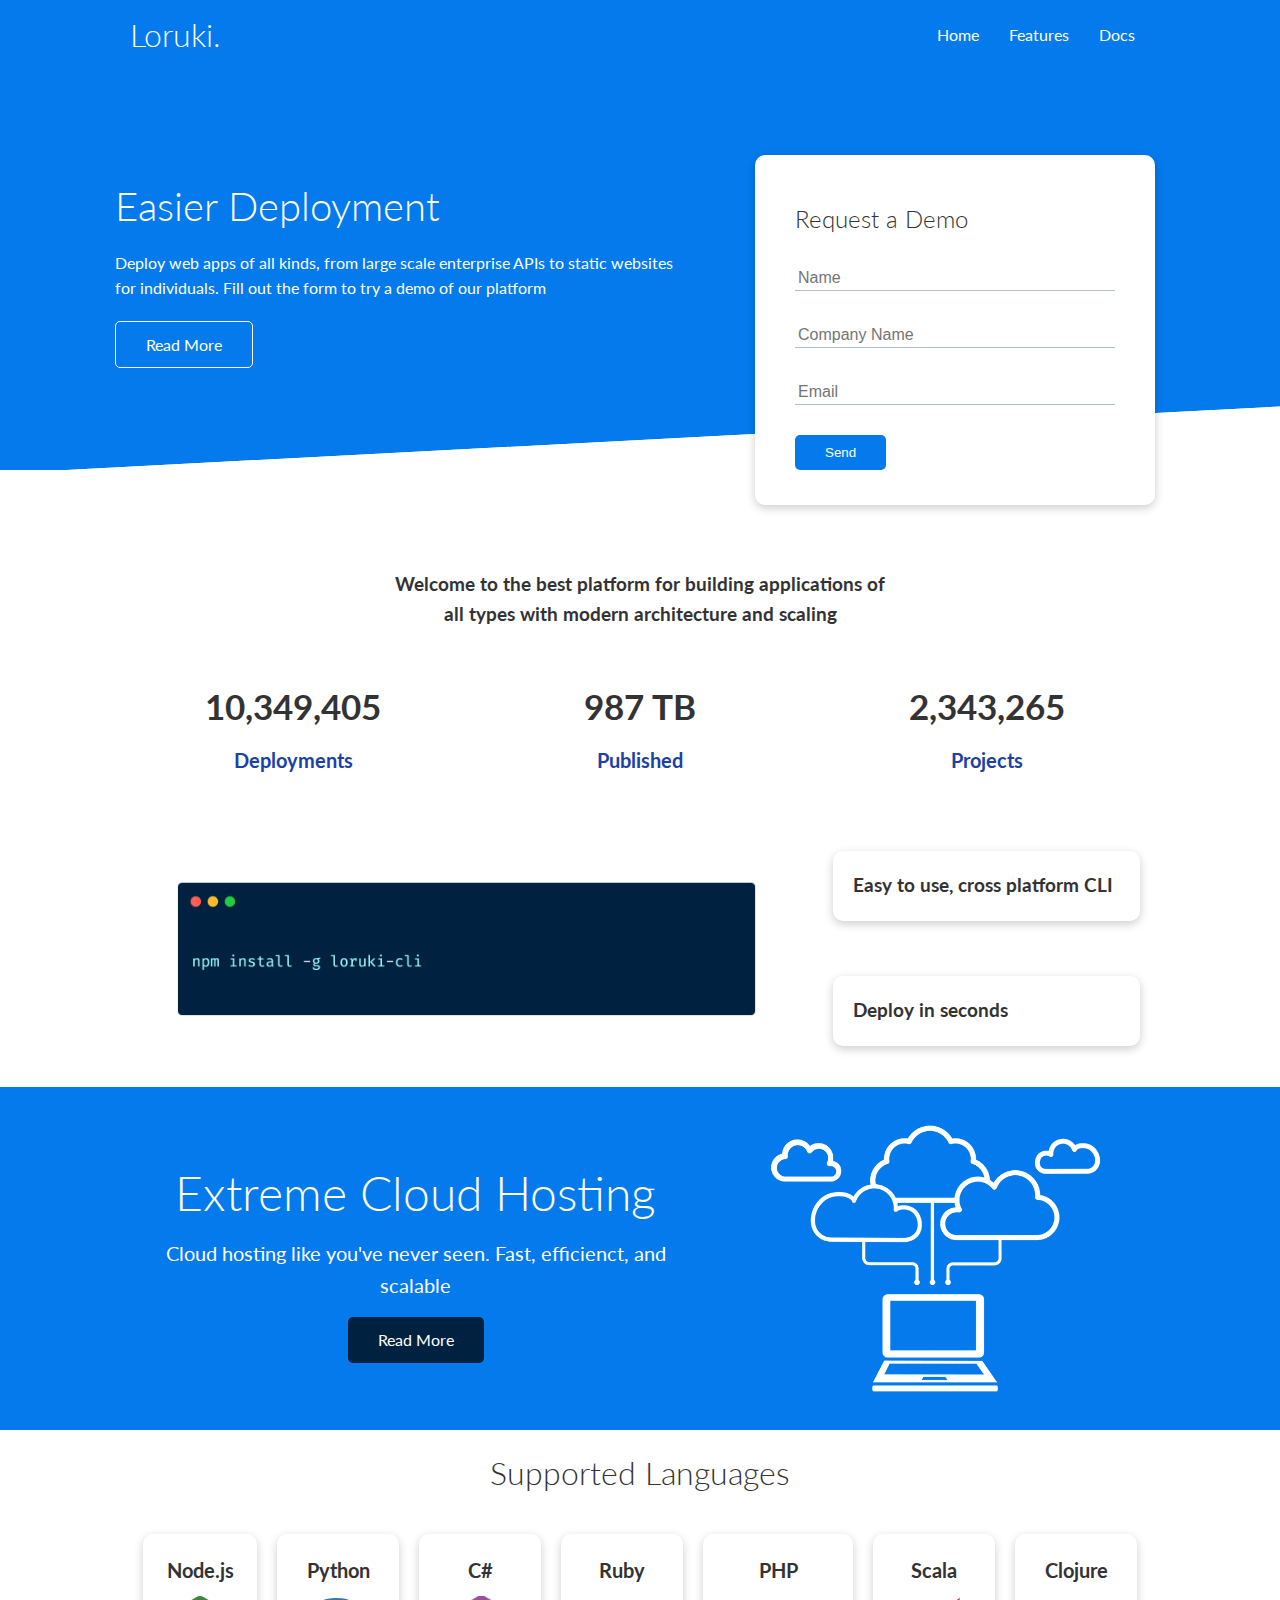
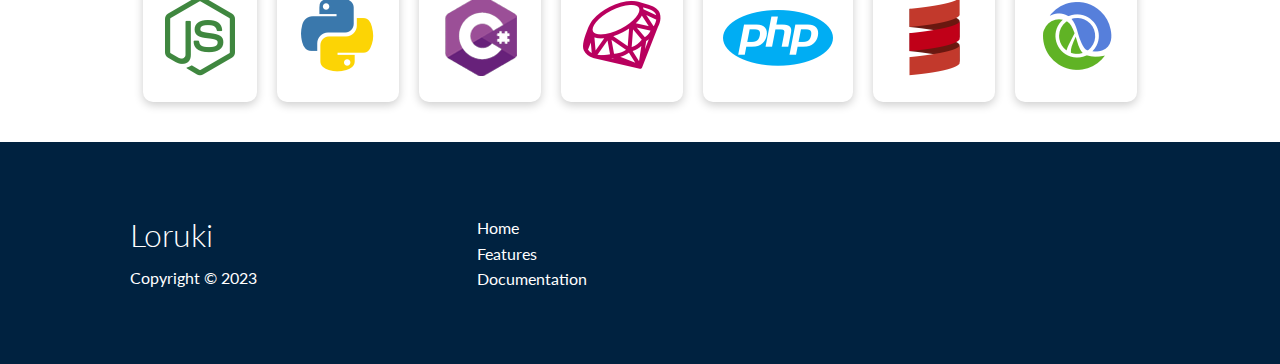
<file: index.html>
<!DOCTYPE html>
<html lang="en">
<head>
    <meta charset="UTF-8">
    <meta name="viewport" content="width=device-width, initial-scale=1.0">
    <meta property="og:image" content="https://files.jwalty.dev/flU0WzBUlHq.png" />
    <link rel="stylesheet" href="css/utilities.css">
    <link rel="stylesheet" href="css/style.css">
    <link rel="stylesheet" href="https://cdnjs.cloudflare.com/ajax/libs/font-awesome/6.4.2/css/all.min.css" integrity="sha512-z3gLpd7yknf1YoNbCzqRKc4qyor8gaKU1qmn+CShxbuBusANI9QpRohGBreCFkKxLhei6S9CQXFEbbKuqLg0DA==" crossorigin="anonymous" referrerpolicy="no-referrer" />    <title>Loruki | Cloud Hosting for Everyone</title>
</head>
<body>
    <!--Navbar-->
    <div class="navbar">
        <div class="container flex">
            <h1 class="logo">Loruki.</h1>
            <nav>
                <ul>
                    <li><a href="index.html">Home</a></li>
                    <li><a href="features.html">Features</a></li>
                    <li><a href="docs.html">Docs</a></li>
                </ul>
            </nav>
        </div>
    </div>

    <!-- Showcase -->
    <section class="showcase">
        <div class="container grid">
            <div class="showcase-text">
                <h1>Easier Deployment</h1>
                <p>Deploy web apps of all kinds, from large scale enterprise APIs to static websites for individuals. Fill out the form to try a demo of our platform</p>
                <a href="features.html" class="btn btn-outline">Read More</a>
            </div>
            <div class="showcase-form card">
                <h2>Request a Demo</h2>
                <form name="contact" netlify>
                    <div class="form-control">
                        <input type="text" name="name" placeholder="Name" required>
                    </div>

                    <div class="form-control">
                        <input type="text" name="company" placeholder="Company Name" required>
                    </div>

                    <div class="form-control">
                        <input type="email" name="email" placeholder="Email" required>
                    </div>

                    <input type="submit" value="Send" class="btn btn-primary">
                </form>
            </div>

        </div>
    </section>

    <!-- Stats -->
    <section class="stats">
        <div class="container">
            <h3 class="stats-heading text-center my-1">
                Welcome to the best platform for building applications of all types with modern architecture and scaling                
            </h3>
            
            <div class="grid grid-3 text-center my-4">
                <div>
                    <i class="fas fa-server fa-3x"></i>
                    <h3>10,349,405</h3>
                    <p class="text-secondary">Deployments</p>
                </div>
                <div>
                    <i class="fas fa-upload fa-3x"></i>
                    <h3>987 TB</h3>
                    <p class="text-secondary">Published</p>
                </div>
                <div>
                    <i class="fas fa-project-diagram fa-3x"></i>
                    <h3>2,343,265</h3>
                    <p class="text-secondary">Projects</p>
                </div>
            </div>
        </div>
    </section>

    <!-- CLI -->
    <section class="cli">
        <div class="container grid">
            <img src="images/cli.png" alt="">
            <div class="card">
                <h3>Easy to use, cross platform CLI</h3>
            </div>
            <div class="card">
                <h3>Deploy in seconds</h3>
            </div>
        </div>
    </section>

    <!-- Cloud -->
    <section class="cloud bg-primary my-2 py-2">
        <div class="container grid">
            <div class="text-center">
                <h2 class="lg">Extreme Cloud Hosting</h2>
                <p class="lead my-1">Cloud hosting like you've never seen. Fast, efficienct, and scalable</p>
                <a href="features.html" class="btn btn-dark">Read More</a>
            </div>
            <img src="images/cloud.png" alt="">
        </div>
    </section>

    <!-- Supported Languages -->
    <section class="languages">
        <h2 class="md text-center my-2">
            Supported Languages
        </h2>
        <div class="container flex">
            <div class="card">
                <h4>Node.js</h4>
                <img src="images/logos/node.png" alt="">
            </div>
            <div class="card">
                <h4>Python</h4>
                <img src="images/logos/python.png" alt="">
              </div>
              <div class="card">
                <h4>C#</h4>
                <img src="images/logos/csharp.png" alt="">
              </div>
              <div class="card">
                <h4>Ruby</h4>
                <img src="images/logos/ruby.png" alt="">
              </div>
              <div class="card">
                <h4>PHP</h4>
                <img src="images/logos/php.png" alt="">
              </div>
              <div class="card">
                <h4>Scala</h4>
                <img src="images/logos/scala.png" alt="">
              </div>
              <div class="card">
                <h4>Clojure</h4>
                <img src="images/logos/clojure.png" alt="">
              </div>
        </div>
    </section>

    <!-- Footer -->
    <footer class="footer bg-dark py-5">
        <div class="container grid grid-3">
            <div>
                <h1>Loruki</h1>
                <p>Copyright &copy; 2023</p>
            </div>
            <nav>
                <ul>
                    <li><a href="index.html">Home</a></li>
                    <li><a href="features.html">Features</a></li>
                    <li><a href="docs.html">Documentation</a></li>
                </ul>
            </nav>
            <div class="social">
                <a href="#"><i class="fab fa-github fa-2x"></i></a>
                <a href="#"><i class="fab fa-facebook fa-2x"></i></a>
                <a href="#"><i class="fab fa-instagram fa-2x"></i></a>
                <a href="#"><i class="fab fa-twitter fa-2x"></i></a>
            </div>
        </div>
    </footer>

</body>
</html>
</file>
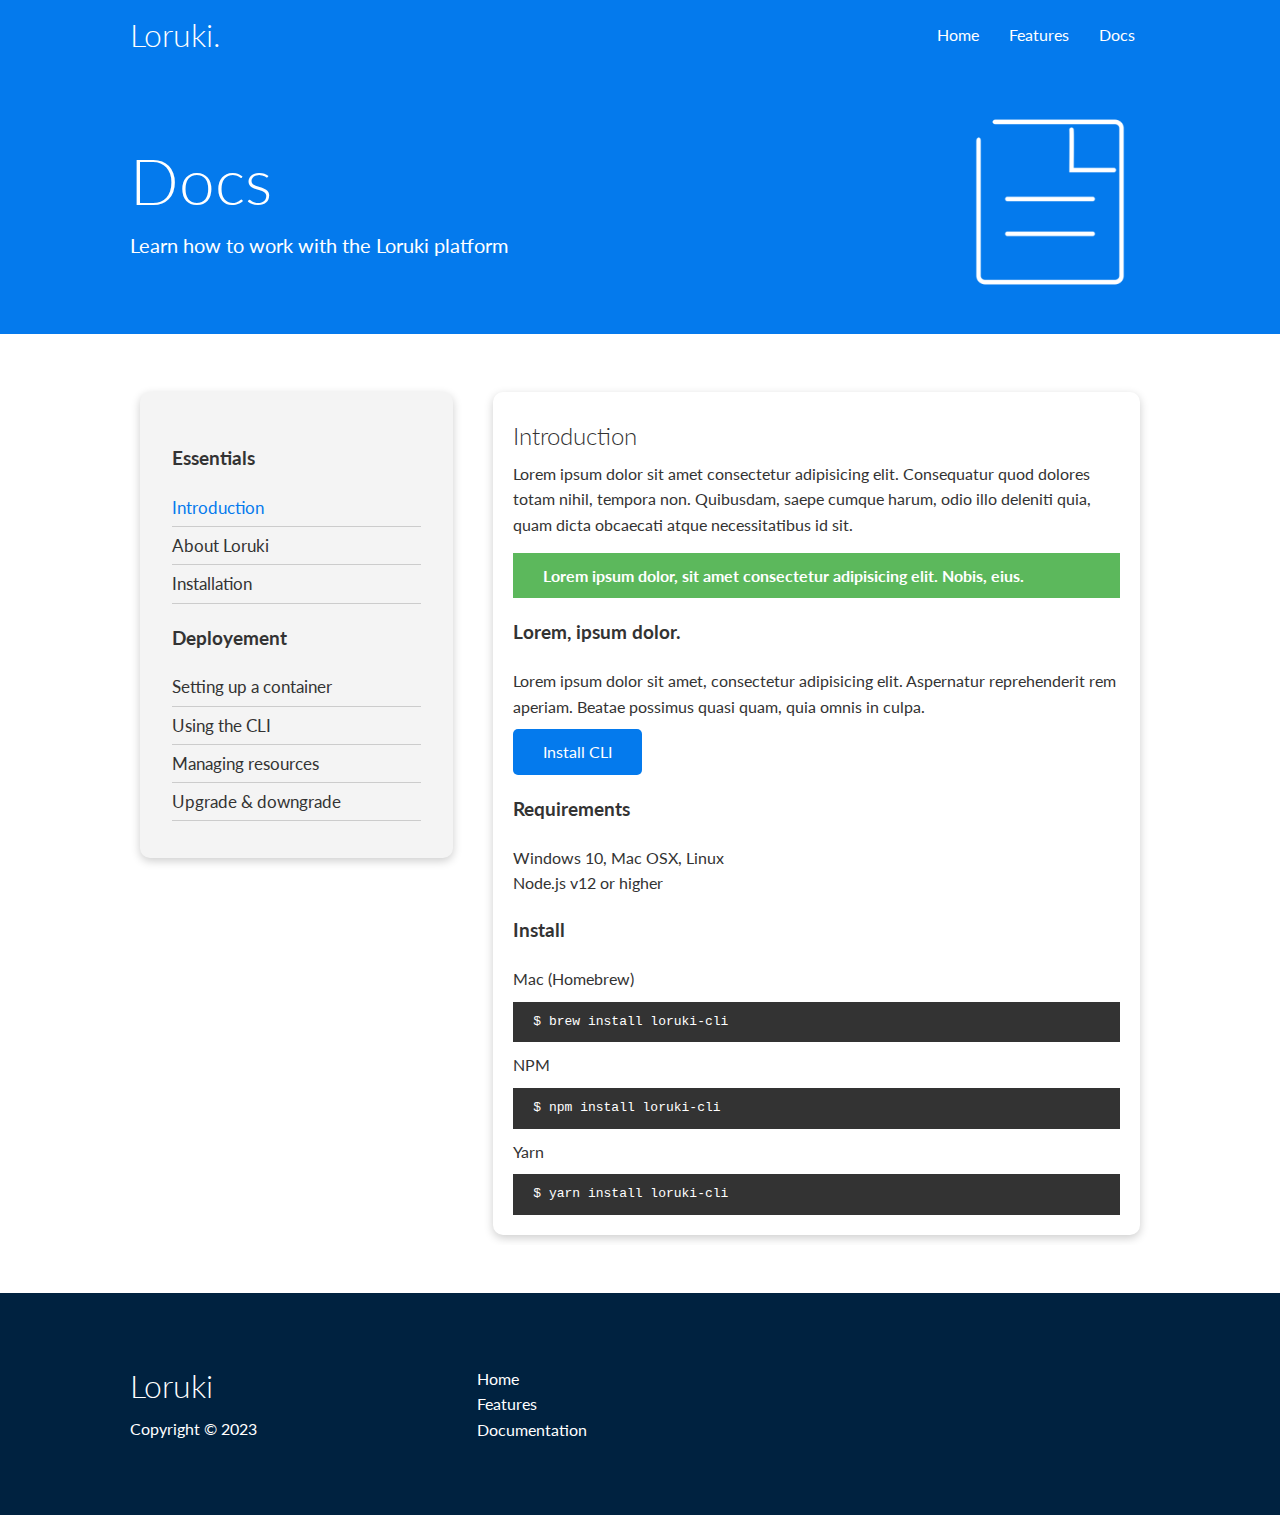
<file: docs.html>
<!DOCTYPE html>
<html lang="en">
<head>
    <meta charset="UTF-8">
    <meta name="viewport" content="width=device-width, initial-scale=1.0">
    <link rel="stylesheet" href="css/utilities.css">
    <link rel="stylesheet" href="css/style.css">
    <link rel="stylesheet" href="https://cdnjs.cloudflare.com/ajax/libs/font-awesome/6.4.2/css/all.min.css" integrity="sha512-z3gLpd7yknf1YoNbCzqRKc4qyor8gaKU1qmn+CShxbuBusANI9QpRohGBreCFkKxLhei6S9CQXFEbbKuqLg0DA==" crossorigin="anonymous" referrerpolicy="no-referrer" />    <title>Loruki | Cloud Hosting for Everyone</title>
</head>
<body>
    <!--Navbar-->
    <div class="navbar">
        <div class="container flex">
            <h1 class="logo">Loruki.</h1>
            <nav>
                <ul>
                    <li><a href="index.html">Home</a></li>
                    <li><a href="features.html">Features</a></li>
                    <li><a href="docs.html">Docs</a></li>
                </ul>
            </nav>
        </div>
    </div>

    <!-- Head -->
    <section class="docs-head bg-primary py-3">
        <div class="container grid">
            <div>
                <h1 class="xl">Docs</h1>
                <p class="lead">Learn how to work with the Loruki platform</p>
            </div>
            <img src="images/docs.png" alt="">
        </div>
    </section>

    <!-- Docs main -->
    <section class="docs-main my-4">
        <div class="container grid">
            <div class="card bg-light p-3">
                <h3 class="my-2">Essentials</h3>
                <nav>
                    <ul>
                        <li><a class="text-primary" href="#">Introduction</a></li>
                        <li><a href="#">About Loruki</a></li>
                        <li><a href="#">Installation</a></li>
                    </ul>
                </nav>

                <h3 class="my-2">Deployement</h3>
                <nav>
                    <ul>
                        <li><a href="#">Setting up a container</a></li>
                        <li><a href="#">Using the CLI</a></li>
                        <li><a href="#">Managing resources</a></li>
                        <li><a href="#">Upgrade & downgrade</a></li>
                    </ul>
                </nav>
            </div>

            <div class="card">
                <h2>Introduction</h2>
                <p>Lorem ipsum dolor sit amet consectetur adipisicing elit. Consequatur quod dolores totam nihil, tempora non. Quibusdam, saepe cumque harum, odio illo deleniti quia, quam dicta obcaecati atque necessitatibus id sit.</p>
                <div class="alert alert-success">
                    <i class="fas fa-info"></i> Lorem ipsum dolor, sit amet consectetur adipisicing elit. Nobis, eius.
                </div>
                
                <h3>Lorem, ipsum dolor.</h3>
                <p>Lorem ipsum dolor sit amet, consectetur adipisicing elit. Aspernatur reprehenderit rem aperiam. Beatae possimus quasi quam, quia omnis in culpa.</p>
                <a href="#" class="btn btn-primary">Install CLI</a>
                
                <h3>Requirements</h3>
                <ul>
                    <li>Windows 10, Mac OSX, Linux</li>
                    <li>Node.js v12 or higher</li>
                </ul>

                <h3>Install</h3>
                <p>Mac (Homebrew)</p>
                <pre><code>$ brew install loruki-cli</code></pre>
                <p>NPM</p>
                <pre><code>$ npm install loruki-cli</code></pre>
                <p>Yarn</p>
                <pre><code>$ yarn install loruki-cli</code></pre>

            </div>
        </div>
    </section>

    <!-- Footer -->
    <footer class="footer bg-dark py-5">
        <div class="container grid grid-3">
            <div>
                <h1>Loruki</h1>
                <p>Copyright &copy; 2023</p>
            </div>
            <nav>
                <ul>
                    <li><a href="index.html">Home</a></li>
                    <li><a href="features.html">Features</a></li>
                    <li><a href="docs.html">Documentation</a></li>
                </ul>
            </nav>
            <div class="social">
                <a href="#"><i class="fab fa-github fa-2x"></i></a>
                <a href="#"><i class="fab fa-facebook fa-2x"></i></a>
                <a href="#"><i class="fab fa-instagram fa-2x"></i></a>
                <a href="#"><i class="fab fa-twitter fa-2x"></i></a>
            </div>
        </div>
    </footer>

</body>
</html>
</file>
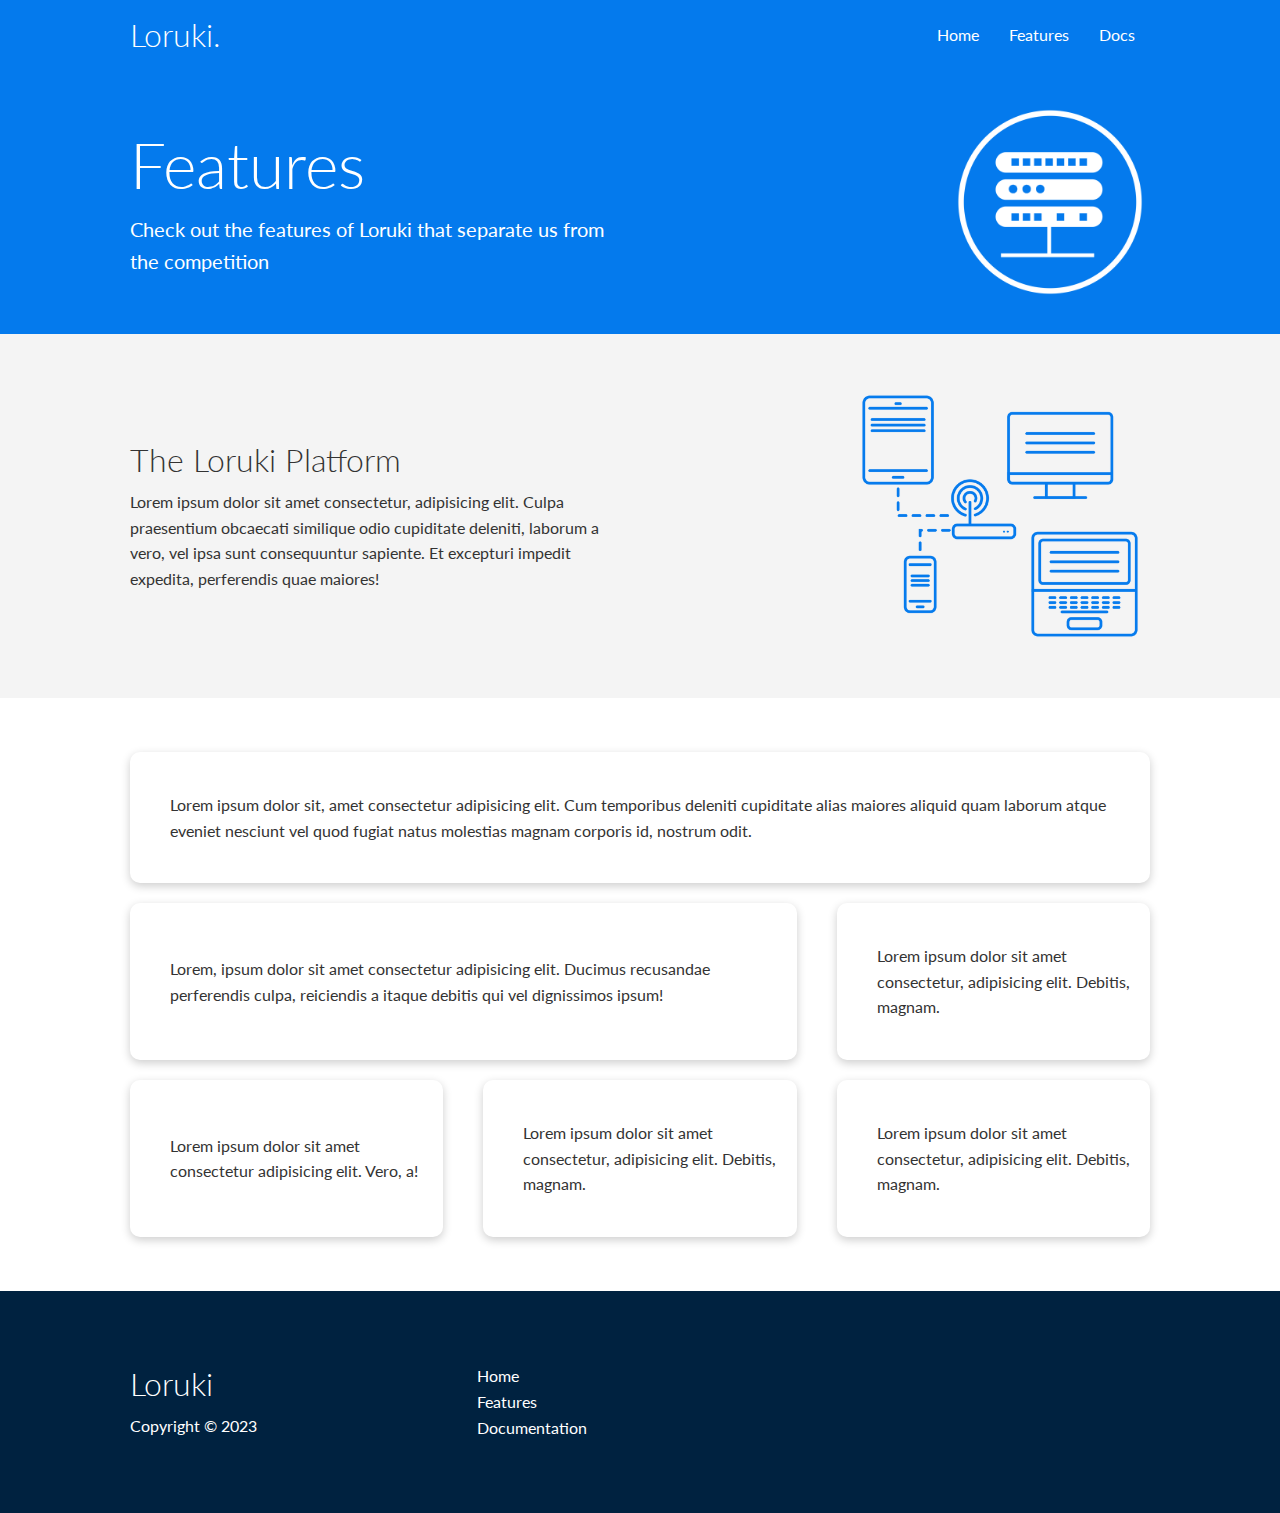
<file: features.html>
<!DOCTYPE html>
<html lang="en">
<head>
    <meta charset="UTF-8">
    <meta name="viewport" content="width=device-width, initial-scale=1.0">
    <link rel="stylesheet" href="css/utilities.css">
    <link rel="stylesheet" href="css/style.css">
    <link rel="stylesheet" href="https://cdnjs.cloudflare.com/ajax/libs/font-awesome/6.4.2/css/all.min.css" integrity="sha512-z3gLpd7yknf1YoNbCzqRKc4qyor8gaKU1qmn+CShxbuBusANI9QpRohGBreCFkKxLhei6S9CQXFEbbKuqLg0DA==" crossorigin="anonymous" referrerpolicy="no-referrer" />    <title>Loruki | Cloud Hosting for Everyone</title>
</head>
<body>
    <!--Navbar-->
    <div class="navbar">
        <div class="container flex">
            <h1 class="logo">Loruki.</h1>
            <nav>
                <ul>
                    <li><a href="index.html">Home</a></li>
                    <li><a href="features.html">Features</a></li>
                    <li><a href="docs.html">Docs</a></li>
                </ul>
            </nav>
        </div>
    </div>

    <!-- Head -->
    <section class="features-head bg-primary py-3">
        <div class="container grid">
            <div>
                <h1 class="xl">Features</h1>
                <p class="lead">Check out the features of Loruki that separate us from the competition</p>
            </div>
            <img src="images/server.png" alt="">
        </div>
    </section>

    <!-- Sub head -->
    <section class="features-sub-head bg-light py-3">
        <div class="container grid">
            <div>
                <h1 class="md">The Loruki Platform</h1>
                <p>Lorem ipsum dolor sit amet consectetur, adipisicing elit. Culpa praesentium obcaecati similique odio cupiditate deleniti, laborum a vero, vel ipsa sunt consequuntur sapiente. Et excepturi impedit expedita, perferendis quae maiores!</p>
            </div>
            <img src="images/server2.png" alt="">
        </div>
    </section>

    <section class="features-main my-2">
        <div class="container grid grid-3">
            <div class="card flex">
                <i class="fas fa-server fa-3x"></i>
                <p>Lorem ipsum dolor sit, amet consectetur adipisicing elit. Cum temporibus deleniti cupiditate alias maiores aliquid quam laborum atque eveniet nesciunt vel quod fugiat natus molestias magnam corporis id, nostrum odit.</p>
            </div>
            <div class="card flex">
                <i class="fas fa-network-wired fa-3x"></i>
                <p>
                    Lorem, ipsum dolor sit amet consectetur adipisicing elit. Ducimus
                    recusandae perferendis culpa, reiciendis a itaque debitis qui vel
                    dignissimos ipsum!
                </p>
            </div>
            <div class="card flex">
                <i class="fas fa-laptop-code fa-3x"></i>
                <p>
                    Lorem ipsum dolor sit amet consectetur, adipisicing elit. Debitis,
                    magnam.
                </p>
            </div>
            <div class="card flex">
                <i class="fas fa-database fa-3x"></i>
                <p>
                    Lorem ipsum dolor sit amet consectetur adipisicing elit. Vero, a!
                </p>
            </div>
            <div class="card flex">
                <i class="fas fa-power-off fa-3x"></i>
                <p>
                    Lorem ipsum dolor sit amet consectetur, adipisicing elit. Debitis,
                    magnam.
                </p>
            </div>
            <div class="card flex">
                <i class="fas fa-upload fa-3x"></i>
                <p>
                    Lorem ipsum dolor sit amet consectetur, adipisicing elit. Debitis,
                    magnam.
                </p>
            </div>
        </div>
    </section>



    <!-- Footer -->
    <footer class="footer bg-dark py-5">
        <div class="container grid grid-3">
            <div>
                <h1>Loruki</h1>
                <p>Copyright &copy; 2023</p>
            </div>
            <nav>
                <ul>
                    <li><a href="index.html">Home</a></li>
                    <li><a href="features.html">Features</a></li>
                    <li><a href="docs.html">Documentation</a></li>
                </ul>
            </nav>
            <div class="social">
                <a href="#"><i class="fab fa-github fa-2x"></i></a>
                <a href="#"><i class="fab fa-facebook fa-2x"></i></a>
                <a href="#"><i class="fab fa-instagram fa-2x"></i></a>
                <a href="#"><i class="fab fa-twitter fa-2x"></i></a>
            </div>
        </div>
    </footer>

</body>
</html>
</file>
<file: css/utilities.css>
/* Utilities */
.container {
    max-width: 1100px;
    margin: 0 auto;
    overflow: auto;
    padding: 0 40px;
}

.card {
    background-color: #fff;
    color: #333;
    border-radius: 10px;
    box-shadow: 0 3px 10px rgba(0,0,0,0.2);
    padding: 20px;
    margin: 10px;
}

.btn {
    display: inline-block;
    padding: 10px 30px;
    cursor: pointer;
    background: var(--primary-color);
    color: #fff;
    border: none;
    border-radius: 5px;
}

.btn-outline {
    background-color: transparent;
    border: 1px #fff solid;
}

.btn:hover {
    transform: scale(0.98);
}

/* Backgrounds & colored buttons */
.bg-primary,
.btn-primary {
    background-color: var(--primary-color);
    color: #fff;
}

.bg-secondary,
.btn-secondary {
    background-color: var(--secondary-color);
    color: #fff;
}

.bg-dark,
.btn-dark {
    background-color: var(--dark-color);
    color: #fff;
}

.bg-light,
.btn-light {
    background-color: var(--light-color);
    color: #333;
}

.bg-primary a,
.btn-primary a,
.bg-secondary a,
.btn-secondary a,
.bg-dark a,
.btn-dark a {
    color: #fff;
}

/* Text colors */
.text-primary {
    color: var(--primary-color);
}

.text-secondary {
    color: var(--secondary-color);
}

.text-dark {
    color: var(--dark-color);
}

.text-light {
    color: var(--light-color);
}

/* Text sizes */
.lead {
    font-size: 20px;
}

.sm {
    font-size: 1rem;
}

.md {
    font-size: 2rem;
}

.lg {
    font-size: 3rem;
}

.xl {
    font-size: 4rem;
}

.text-center {
    text-align: center;
}

/* Alert */
.alert {
    background-color: var(--light-color);
    padding: 10px 20px;
    font-weight: bold;
    margin: 15px 0;
}

.alert i {
    margin-right: 10px;
}

.alert-success {
    background-color: var(--success-color);
    color: #fff;
}

.alert-error {
    background-color: var(--error-color);
    color: #fff;
}

.flex {
    display: flex;
    justify-content: center;
    align-items: center;
    height: 100%;
}

.grid {
    display: grid;
    grid-template-columns: repeat(2, 1fr);
    gap: 20px;
    justify-content: center;
    align-items: center;
    height: 100%;
}

.grid-3 {
    grid-template-columns: repeat(3, 1fr);
}

/* Margin */

.my-1 {
    margin: 1rem 0;
}

.my-2 {
    margin: 1.5rem 0;
}

.my-3 {
    margin: 2rem 0;
}

.my-4 {
    margin: 3rem 0;
}

.my-5 {
    margin: 4rem;
}

.m-1 {
    margin: 1rem;
}

.m-2 {
    margin: 1.5rem;
}

.m-3 {
    margin: 2rem;
}

.m-4 {
    margin: 3rem;
}

.m-5 {
    margin: 4rem;
}

/* Padding */

.py-1 {
    padding: 1rem 0;
}

.py-2 {
    padding: 1.5rem 0;
}

.py-3 {
    padding: 2rem 0;
}

.py-4 {
    padding: 3rem 0;
}

.py-5 {
    padding: 4rem;
}

.p-1 {
    padding: 1rem;
}

.p-2 {
    padding: 1.5rem;
}

.p-3 {
    padding: 2rem;
}

.p-4 {
    padding: 3rem;
}

.p-5 {
    padding: 4rem;
}
</file>
<file: css/style.css>
@import url('https://fonts.googleapis.com/css2?family=Lato:wght@300&display=swap');

:root {
    --primary-color: #047aed;
    --secondary-color: #1c3fa8;
    --dark-color: #002240;
    --light-color: #f4f4f4;
    --success-color: #5cb85c;
    --error-color: #d9534f
}

* {
    box-sizing: border-box;
    padding: 0;
    margin: 0;
}

body {
    font-family: 'Lato', sans-serif;
    color: #333;
    line-height: 1.6;
}

/* Navbar */

ul {
    list-style-type: none;
}

a {
    text-decoration: none;
    color: #333;
}

h1,
h2 {
    font-weight: 300;
    line-height: 1.2;
    margin: 10px 0;
}

p {
    margin: 10px 0;
}

img {
    width: 100%;
}

code, pre {
    background-color: #333;
    color: white;
    padding: 10px;
}

.hidden {
    visibility: hidden;
    height: 0;
}

/* Navbar */
.navbar {
    background-color: var(--primary-color);
    color: #fff;
    height: 70px;
}

.navbar ul {
    display: flex;
}

.navbar a {
    color: #fff;
    padding: 10px;
    margin: 0 5px; 
}

.navbar a:hover {
    border-bottom: 2px #fff solid;
}

.navbar .flex {
    justify-content: space-between;
}

/* Showcase-Hero */
.showcase {
    height: 400px;
    background-color: var(--primary-color);
    color: #fff;
    position: relative;
}

.showcase h1 {
    font-size: 40px;
}

.showcase p {
    margin: 20px 0;
}

.showcase .grid {
    overflow: visible; /* THIS IS REALLY COOL, LETS THE CARD SHOW UP KINDA*/
    grid-template-columns: 55% 45%;
    gap: 30px;
}

.showcase-text {
    animation: slideInFromLeft 1s ease-in;
}

.showcase-form {
    position: relative;
    top: 60px;
    height: 350px;
    width: 400px;
    padding: 40px;
    z-index: 100;
    justify-self: flex-end;
    animation: slideInFromRight 1s ease-in;
}

.showcase-form .form-control {
    margin: 30px 0;
}

.showcase-form input[type='text'],
.showcase-form input[type='email'] {
    border: 0;
    border-bottom: 1px solid #b4becb;
    width: 100%;
    padding: 3px;
    font-size: 16px;
}

.showcase-form input:focus {
    outline: none;
}

.showcase::before, 
.showcase::after {
    content: '';
    position: absolute;
    height: 100px;
    bottom: -70px;
    right: 0;
    left: 0;
    background: #fff;
    transform: skewY(-3deg);
    -webkit-transform: skewY(-3deg);
    -moz-transform: skewY(-3deg);
    -ms-transform: skewY(-3deg);
}

/* Stats */
.stats {
    padding-top: 100px;
    animation: slideInFromBottom 1s ease-in;
}

.stats-heading {
    max-width: 500px;
    margin: auto;
}

.stats .grid h3 {
    font-size: 35px;
}

.stats .grid p {
    font-size: 20px;
    font-weight: bold;
}

/* CLI */
.cli .grid {
    grid-template-columns: repeat(3, 1fr);
    grid-template-rows: repeat(2, 1fr);
}

.cli .grid > *:first-child {
    grid-column: 1 / span 2;
    grid-row: 1 / span 2;
}

/* Cloud */
.cloud .grid {
    grid-template-columns: 4fr 3fr;
}

/* Languages */

.languages .flex {
    flex-wrap: wrap;
}

.languages .card {
    text-align: center;
    margin: 18px 10px 40px;
    transition: transform 0.2s ease-in;
}

.languages .card h4 {
    font-size: 20px;
    margin-bottom: 10px;
}

.languages .card:hover {
    transform: translateY(-15px);
}

/* Features */
.features-head img,
.docs-head img {
    width: 200px;
    justify-self: flex-end;
}

.features-sub-head img {
    width: 300px;
    justify-self: flex-end;
}

.features-main .card > i {
    margin-right:20px;
}

.features-main .grid {
    padding: 30px;
}

.features-main .grid > *:first-child {
    grid-column: 1 / span 3;
}

.features-main .grid > *:nth-child(2) {
    grid-column: 1 / span 2;
}

/* Docs */
.docs-main h3 {
    margin: 20px 0;
}

.docs-main .grid {
    grid-template-columns: 1fr 2fr;
    align-items: flex-start;
}

.docs-main nav li {
    font-size: 17px;
    padding-bottom: 5px;
    margin-bottom: 5px;
    border-bottom: 1px #ccc solid;
}

.docs-main a:hover {
    font-weight: bold;
}

/* Footer */
.footer .social a {
    margin: 0 10px;
}

/* Animations */
@keyframes slideInFromLeft {
    0% {
        transform: translateX(-100%);
    }
    
    100% {
        transform: translateX(0);
    }
}

@keyframes slideInFromRight {
    0% {
        transform: translateX(100%);
    }
    
    100% {
        transform: translateX(0);
    }
}

@keyframes slideInFromTop {
    0% {
        transform: translateY(-100%);
    }
    
    100% {
        transform: translateY(0);
    }
}

@keyframes slideInFromBottom {
    0% {
        transform: translateY(100%);
    }
    
    100% {
        transform: translateY(0);
    }
}

/* Tablets and under */
@media(max-width: 768px) {
    .grid,
    .showcase .grid,
    .stats .grid,
    .cli .grid,
    .cloud .grid,
    .features-main .grid,
    .docs-main .grid {
        grid-template-columns: 1fr;
        grid-template-rows: 1fr;
    }

    .showcase {
        height: auto;
    }

    .showcase-text {
        text-align: center;
        margin-top: 40px;
        animation: slideInFromTop 1s ease-in;
    }

    .showcase-form {
        justify-self: center;
        margin: auto;
        animation: slideInFromBottom 1s ease-in;
    }

    .cli .grid > *:first-child {
        grid-column: 1;
        grid-row: 1;
    }

    .features-head,
    .features-sub-head,
    .docs-head {
        text-align: center;
    }

    .features-head img,
    .features-sub-head img,
    .docs-head img {
        justify-self: center;
    }

    .features-main .grid > *:first-child,
    .features-main .grid > *:nth-child(2) {
        grid-column: 1;
    }
}

/* Mobile */
@media(max-width: 500px) {
    .navbar {
        height: 110px;
    }

    .navbar .flex {
        flex-direction: column;
    }

    .navbar ul {
        padding: 10px;
        background-color: rgba(0,0,0,0.1);
    }
}
</file>
